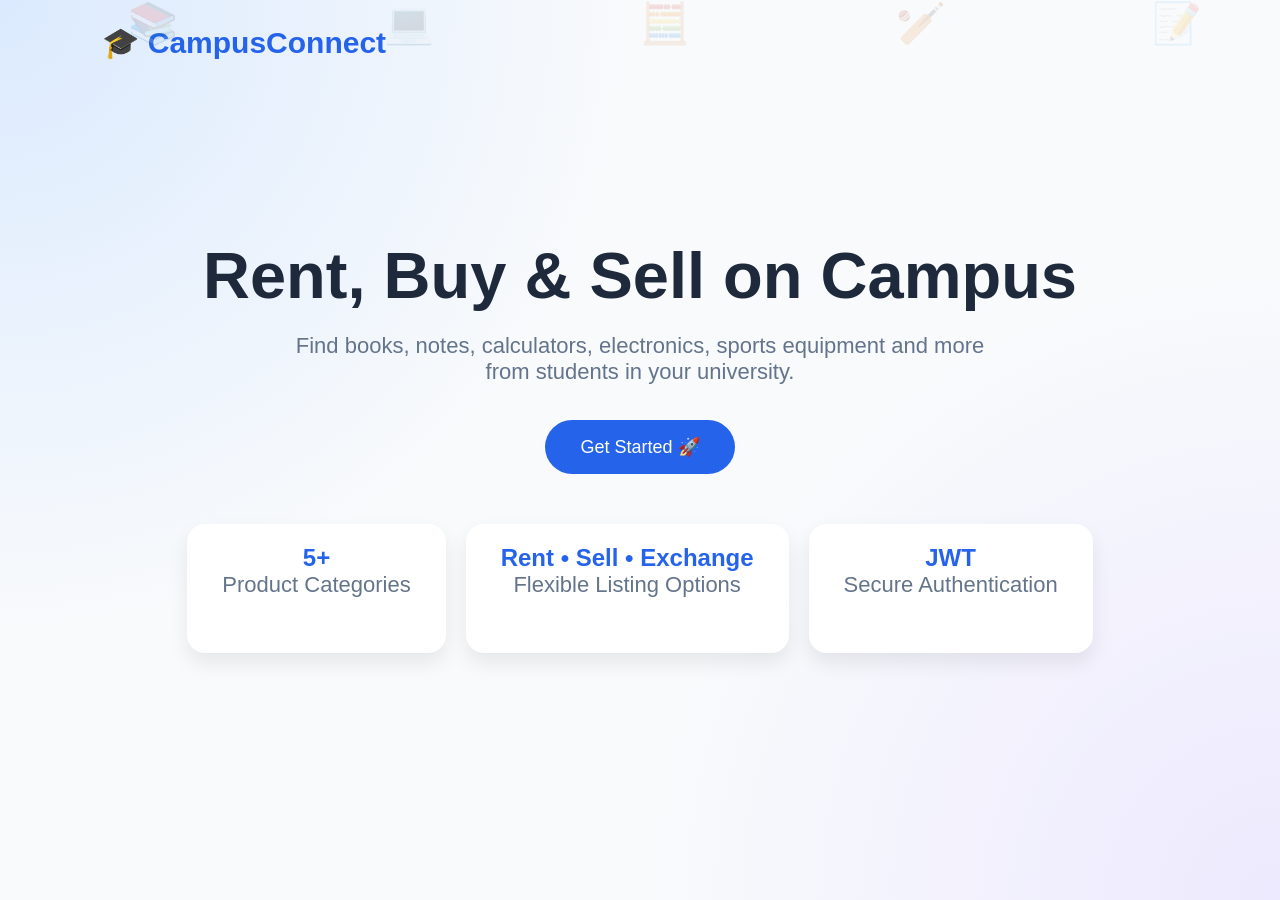
<file: demo/src/main/resources/static/index.html>
<!DOCTYPE html>
<html lang="en">
<head>
<meta charset="UTF-8">
<meta name="viewport" content="width=device-width, initial-scale=1.0">
<title>CampusConnect</title>
<link rel="stylesheet" href="css/style.css">

<style>

*{
    margin:0;
    padding:0;
    box-sizing:border-box;
    font-family:'Segoe UI',sans-serif;
}

body{
    min-height:100vh;
    overflow:hidden;

    background:
    radial-gradient(circle at top left,#dbeafe 0%,transparent 40%),
    radial-gradient(circle at bottom right,#ede9fe 0%,transparent 40%),
    #f8fafc;
}

nav{
    display:flex;
    justify-content:space-between;
    align-items:center;
    padding:25px 8%;
}

.logo{
    font-size:30px;
    font-weight:bold;
    color:#2563eb;
}

.hero{
    height:80vh;
    display:flex;
    justify-content:center;
    align-items:center;
    text-align:center;
    flex-direction:column;
    padding:20px;
}

.hero h1{
    font-size:65px;
    color:#1e293b;
    margin-bottom:20px;
}

.hero p{
    font-size:22px;
    max-width:700px;
    color:#64748b;
    margin-bottom:35px;
}

.start-btn{
    background:#2563eb;
    color:white;
    border:none;
    padding:16px 35px;
    border-radius:50px;
    cursor:pointer;
    font-size:18px;
    transition:0.3s;
}

.start-btn:hover{
    transform:translateY(-4px);
}

.stats{
    display:flex;
    gap:20px;
    margin-top:50px;
    flex-wrap:wrap;
    justify-content:center;
}

.stat-card{
    background:white;
    padding:20px 35px;
    border-radius:18px;
    box-shadow:0 10px 20px rgba(0,0,0,0.08);
}

.stat-card h2{
    color:#2563eb;
}

.floating{
    position:absolute;
    font-size:40px;
    opacity:0.15;
    animation:float 15s linear infinite;
}

.f1{left:10%;}
.f2{left:30%; animation-delay:3s;}
.f3{left:50%; animation-delay:6s;}
.f4{left:70%; animation-delay:9s;}
.f5{left:90%; animation-delay:12s;}

@keyframes float{
    0%{
        transform:translateY(100vh) rotate(0deg);
    }
    100%{
        transform:translateY(-150px) rotate(360deg);
    }
}

</style>
</head>

<body>

<div class="floating f1">📚</div>
<div class="floating f2">💻</div>
<div class="floating f3">🧮</div>
<div class="floating f4">🏏</div>
<div class="floating f5">📝</div>

<nav>
    <div class="logo">🎓 CampusConnect</div>
</nav>

<section class="hero">

    <h1>Rent, Buy & Sell on Campus</h1>

    <p>
        Find books, notes, calculators, electronics,
        sports equipment and more from students in your university.
    </p>

    <button class="start-btn" onclick="start()">
        Get Started 🚀
    </button>

    <div class="stats">

        <div class="stat-card">
            <h2>5+</h2>
            <p>Product Categories</p>
        </div>
       <div class="stat-card">
        <h2>Rent • Sell • Exchange</h2>
        <p>Flexible Listing Options</p>
    </div>
    
        <div class="stat-card">
            <h2>JWT</h2>
            <p>Secure Authentication</p>
        </div>
        
    </div>

</section>

<script>

function start(){
    window.location.href="login.html";
}
</script>
<script src="js/common.js"></script>

</body>
</html>
</file>
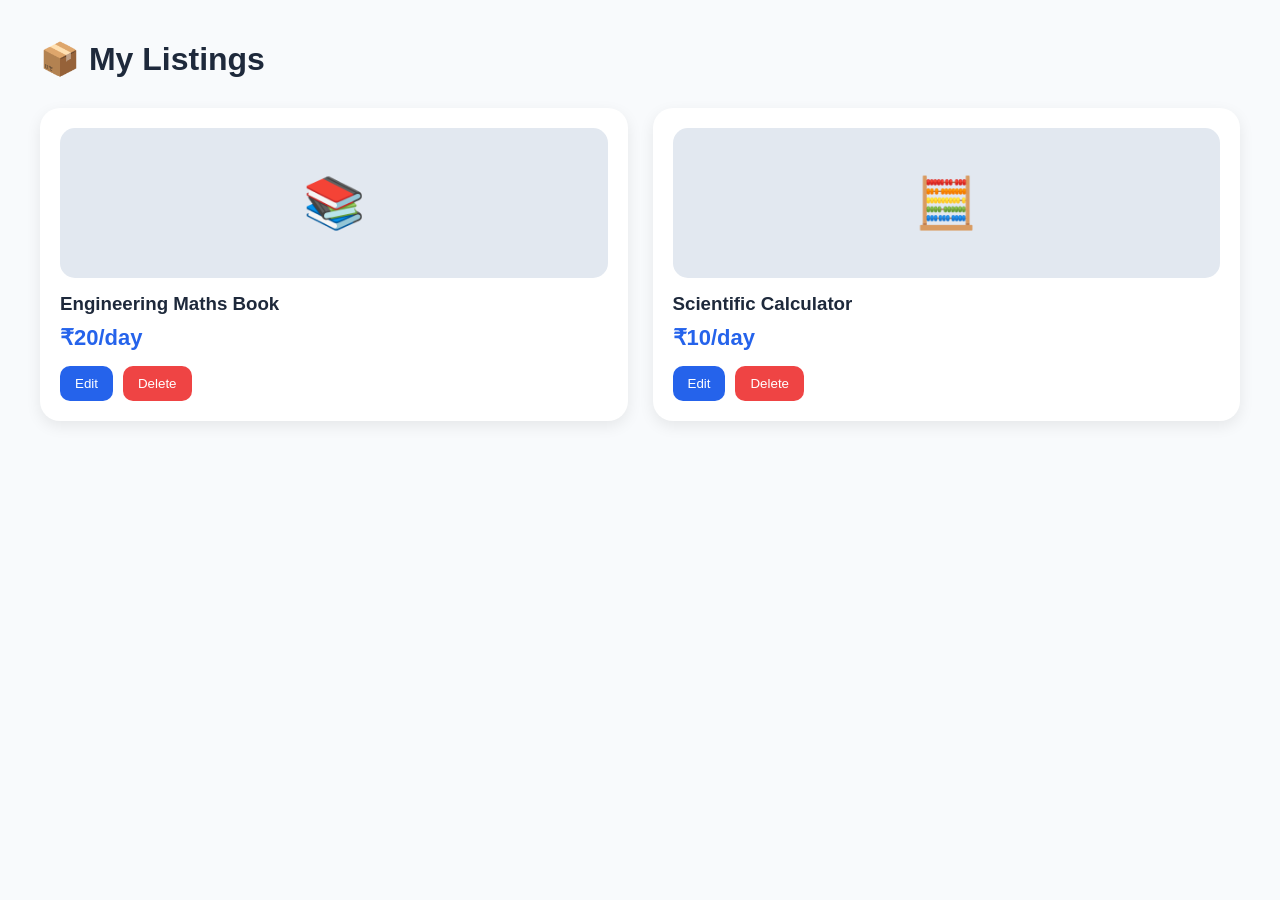
<file: demo/src/main/resources/static/my-listings.html>
<!DOCTYPE html>
<html lang="en">
<head>
<meta charset="UTF-8">
<meta name="viewport" content="width=device-width, initial-scale=1.0">
<title>My Listings</title>
<link rel="stylesheet" href="css/style.css">
<style>

*{
margin:0;
padding:0;
box-sizing:border-box;
font-family:'Segoe UI',sans-serif;
}

body{
background:#f8fafc;
padding:40px;
}

h1{
margin-bottom:30px;
}

.grid{
display:grid;
grid-template-columns:repeat(auto-fit,minmax(280px,1fr));
gap:25px;
}

.card{
background:white;
padding:20px;
border-radius:20px;
box-shadow:0 5px 15px rgba(0,0,0,0.08);
}

.image{
height:150px;
background:#e2e8f0;
border-radius:15px;
display:flex;
justify-content:center;
align-items:center;
font-size:50px;
margin-bottom:15px;
}

.price{
color:#2563eb;
font-weight:bold;
margin-top:10px;
}

.actions{
margin-top:15px;
display:flex;
gap:10px;
}

button{
padding:10px 15px;
border:none;
border-radius:10px;
cursor:pointer;
color:white;
}

.edit{
background:#2563eb;
}

.delete{
background:#ef4444;
}

</style>
</head>
<body>

<h1>📦 My Listings</h1>

<div class="grid">

<div class="card">

<div class="image">
📚
</div>

<h3>Engineering Maths Book</h3>

<p class="price">
₹20/day
</p>

<div class="actions">

<button class="edit">
Edit
</button>

<button class="delete">
Delete
</button>

</div>

</div>

<div class="card">

<div class="image">
🧮
</div>

<h3>Scientific Calculator</h3>

<p class="price">
₹10/day
</p>

<div class="actions">

<button class="edit">
Edit
</button>

<button class="delete">
Delete
</button>

</div>

</div>

</div>
<script src="js/common.js"></script>

</body>
</html>
</file>
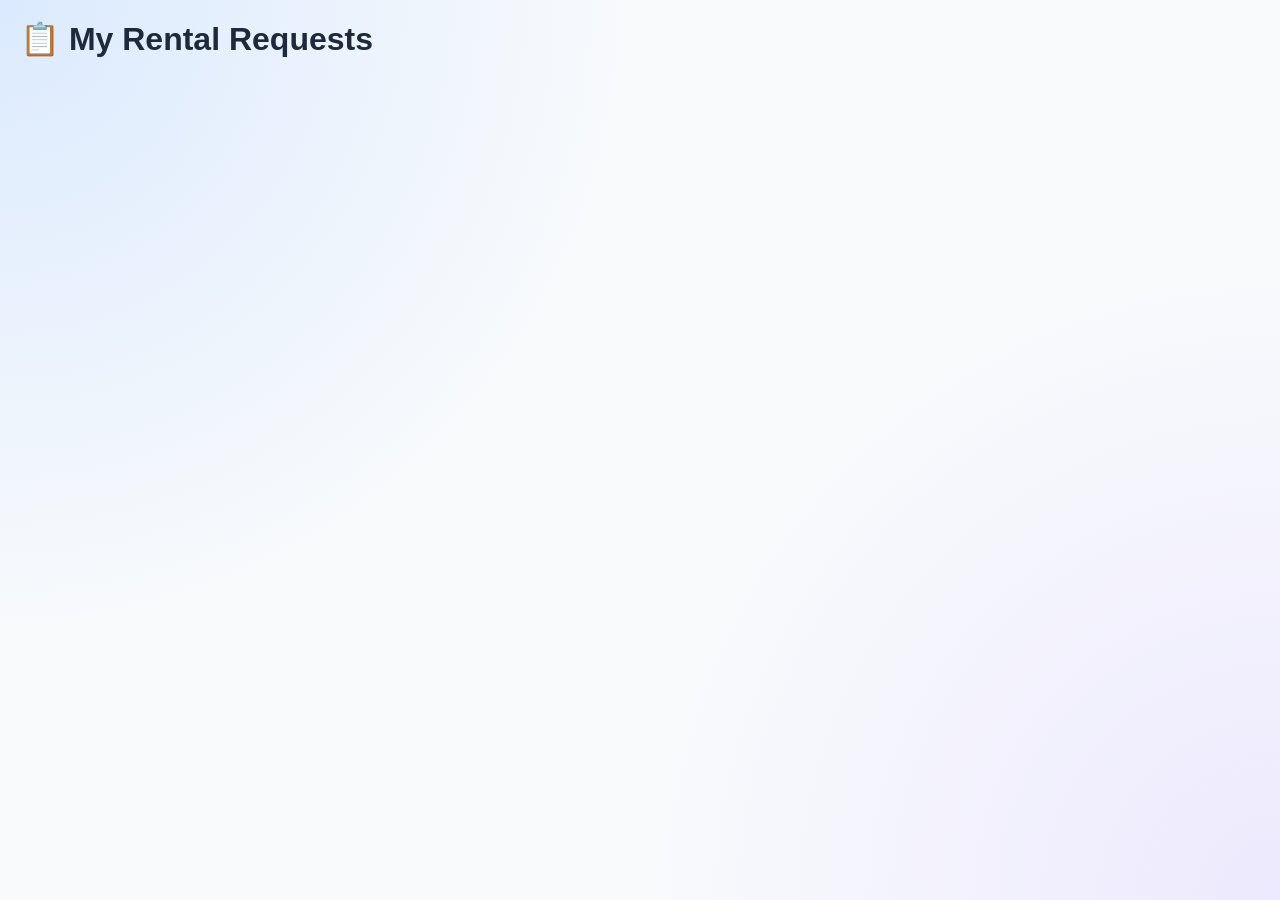
<file: demo/src/main/resources/static/my-requests.html>
<!DOCTYPE html>
<html>

<head>
    <title>My Requests</title>
    <link rel="stylesheet" href="css/style.css">
</head>

<body>
    <h1 style="padding:20px;">📋 My Rental Requests</h1>

    <div
        id="requestsContainer"
        style="
            padding:20px;
            display:grid;
            gap:20px;
        ">
    </div>
    
    <script src="js/common.js"></script>
    <script src="js/my-requests.js"></script>

</body>

</html>
</file>
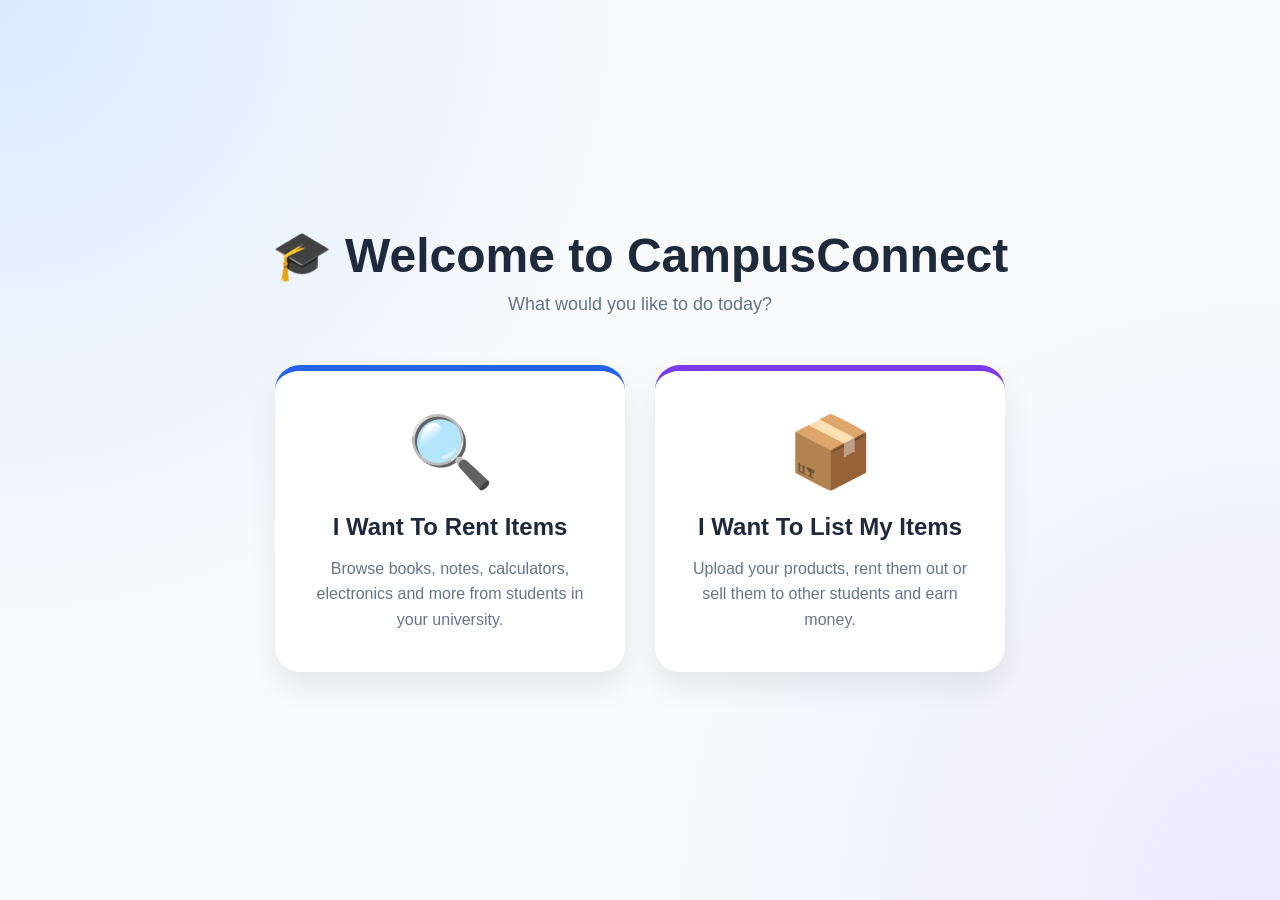
<file: demo/src/main/resources/static/role.html>
<!DOCTYPE html>

<html lang="en">
<head>
<meta charset="UTF-8">
<meta name="viewport" content="width=device-width, initial-scale=1.0">
<title>CampusConnect - Choose Role</title>
<link rel="stylesheet" href="css/style.css">

<style>

*{
    margin:0;
    padding:0;
    box-sizing:border-box;
    font-family:'Segoe UI',sans-serif;
}

body{
    min-height:100vh;
    display:flex;
    justify-content:center;
    align-items:center;
    background:
    radial-gradient(circle at top left,#dbeafe 0%,transparent 40%),
    radial-gradient(circle at bottom right,#ede9fe 0%,transparent 40%),
    #f8fafc;
}

.container{
    width:90%;
    max-width:1000px;
    text-align:center;
}

h1{
    font-size:48px;
    color:#1e293b;
    margin-bottom:10px;
}

.subtitle{
    color:#64748b;
    font-size:18px;
    margin-bottom:50px;
}

.cards{
    display:flex;
    justify-content:center;
    gap:30px;
    flex-wrap:wrap;
}

.card{
    width:350px;
    background:white;
    padding:40px 30px;
    border-radius:25px;
    cursor:pointer;
    transition:0.3s;
    box-shadow:0 15px 30px rgba(0,0,0,0.08);
}

.card:hover{
    transform:translateY(-12px);
}

.rent-card{
    border-top:6px solid #2563eb;
}

.sell-card{
    border-top:6px solid #7c3aed;
}

.icon{
    font-size:70px;
    margin-bottom:20px;
}

.card h2{
    color:#1e293b;
    margin-bottom:15px;
}

.card p{
    color:#64748b;
    line-height:1.6;
}

</style>

</head>

<body>

<div class="container">

<h1>🎓 Welcome to CampusConnect</h1>

<p class="subtitle">
    What would you like to do today?
</p>

<div class="cards">

    <div class="card rent-card"
         onclick="selectRole('renter')">

        <div class="icon">🔍</div>

        <h2>I Want To Rent Items</h2>

        <p>
            Browse books, notes, calculators,
            electronics and more from students
            in your university.
        </p>

    </div>

    <div class="card sell-card"
         onclick="selectRole('seller')">

        <div class="icon">📦</div>

        <h2>I Want To List My Items</h2>

        <p>
            Upload your products, rent them out
            or sell them to other students and
            earn money.
        </p>

    </div>

</div>

</div>

<script>

function selectRole(role){

    localStorage.setItem("role", role);

    window.location.href = "dashboard.html";

}

</script>
<script src="js/common.js"></script>

</body>
</html>
</file>
<file: demo/src/main/resources/static/css/style.css>
*{
    margin:0;
    padding:0;
    box-sizing:border-box;
    font-family:'Segoe UI',sans-serif;
}

body{
    background:
    radial-gradient(circle at top left,#dbeafe 0%,transparent 40%),
    radial-gradient(circle at bottom right,#ede9fe 0%,transparent 40%),
    #f8fafc;
    color:#1e293b;
    min-height:100vh;
}

.container{
    width:90%;
    max-width:1200px;
    margin:auto;
}

.navbar{
    background:white;
    padding:20px 8%;
    display:flex;
    justify-content:space-between;
    align-items:center;
    box-shadow:0 2px 10px rgba(0,0,0,0.05);
}

.logo{
    font-size:28px;
    font-weight:bold;
    color:#2563eb;
}

.card{
    background:white;
    border-radius:20px;
    box-shadow:0 10px 20px rgba(0,0,0,0.08);
}

.btn{
    background:#2563eb;
    color:white;
    border:none;
    border-radius:10px;
    padding:12px 20px;
    cursor:pointer;
    transition:0.3s;
}

.btn:hover{
    background:#1d4ed8;
    transform:translateY(-2px);
}

input,
select,
textarea{
    width:100%;
    padding:14px;
    border:1px solid #cbd5e1;
    border-radius:10px;
    outline:none;
}

input:focus,
select:focus,
textarea:focus{
    border-color:#2563eb;
}

.grid{
    display:grid;
    gap:20px;
}

.page-title{
    text-align:center;
    margin:30px 0;
    font-size:42px;
}

.subtitle{
    text-align:center;
    color:#64748b;
    margin-bottom:30px;
}
.product-card{
    background:white;
    border-radius:20px;
    padding:20px;
    box-shadow:0 8px 20px rgba(0,0,0,0.08);
    transition:0.3s;
    overflow:hidden;
}

.product-card:hover{
    transform:translateY(-8px);
    box-shadow:0 15px 30px rgba(0,0,0,0.12);
}

.product-image{
    height:180px;
    background:linear-gradient(135deg,#dbeafe,#bfdbfe);
    border-radius:15px;
    display:flex;
    justify-content:center;
    align-items:center;
    font-size:70px;
    margin-bottom:15px;
}

.product-card h3{
    color:#1e293b;
    margin-bottom:10px;
    font-size:22px;
}

.product-card p{
    color:#64748b;
    margin-bottom:8px;
}

.price{
    font-size:22px;
    font-weight:bold;
    color:#2563eb;
    margin-top:15px;
}

.btn{
    width:100%;
    margin-top:15px;
    padding:12px;
    border:none;
    border-radius:12px;
    background:#2563eb;
    color:white;
    font-size:15px;
    cursor:pointer;
    transition:0.3s;
}

.btn:hover{
    background:#1d4ed8;
}

.floating-btn{
    position:fixed;
    right:30px;
    bottom:30px;
    background:#2563eb;
    color:white;
    border:none;
    border-radius:50px;
    padding:15px 25px;
    cursor:pointer;
}
/* Global Spinner */

#spinner{

    display:none;
    position:fixed;
    top:0;
    left:0;
    width:100%;
    height:100%;
    background:rgba(255,255,255,.7);
    justify-content:center;
    align-items:center;
    z-index:9999;

}

.spinner-loader{

    width:60px;
    height:60px;
    border:6px solid #ddd;
    border-top:6px solid #2563eb;
    border-radius:50%;
    animation:spin .8s linear infinite;

}

@keyframes spin{

    from{
        transform:rotate(0deg);
    }

    to{
        transform:rotate(360deg);
    }

}
</file>
